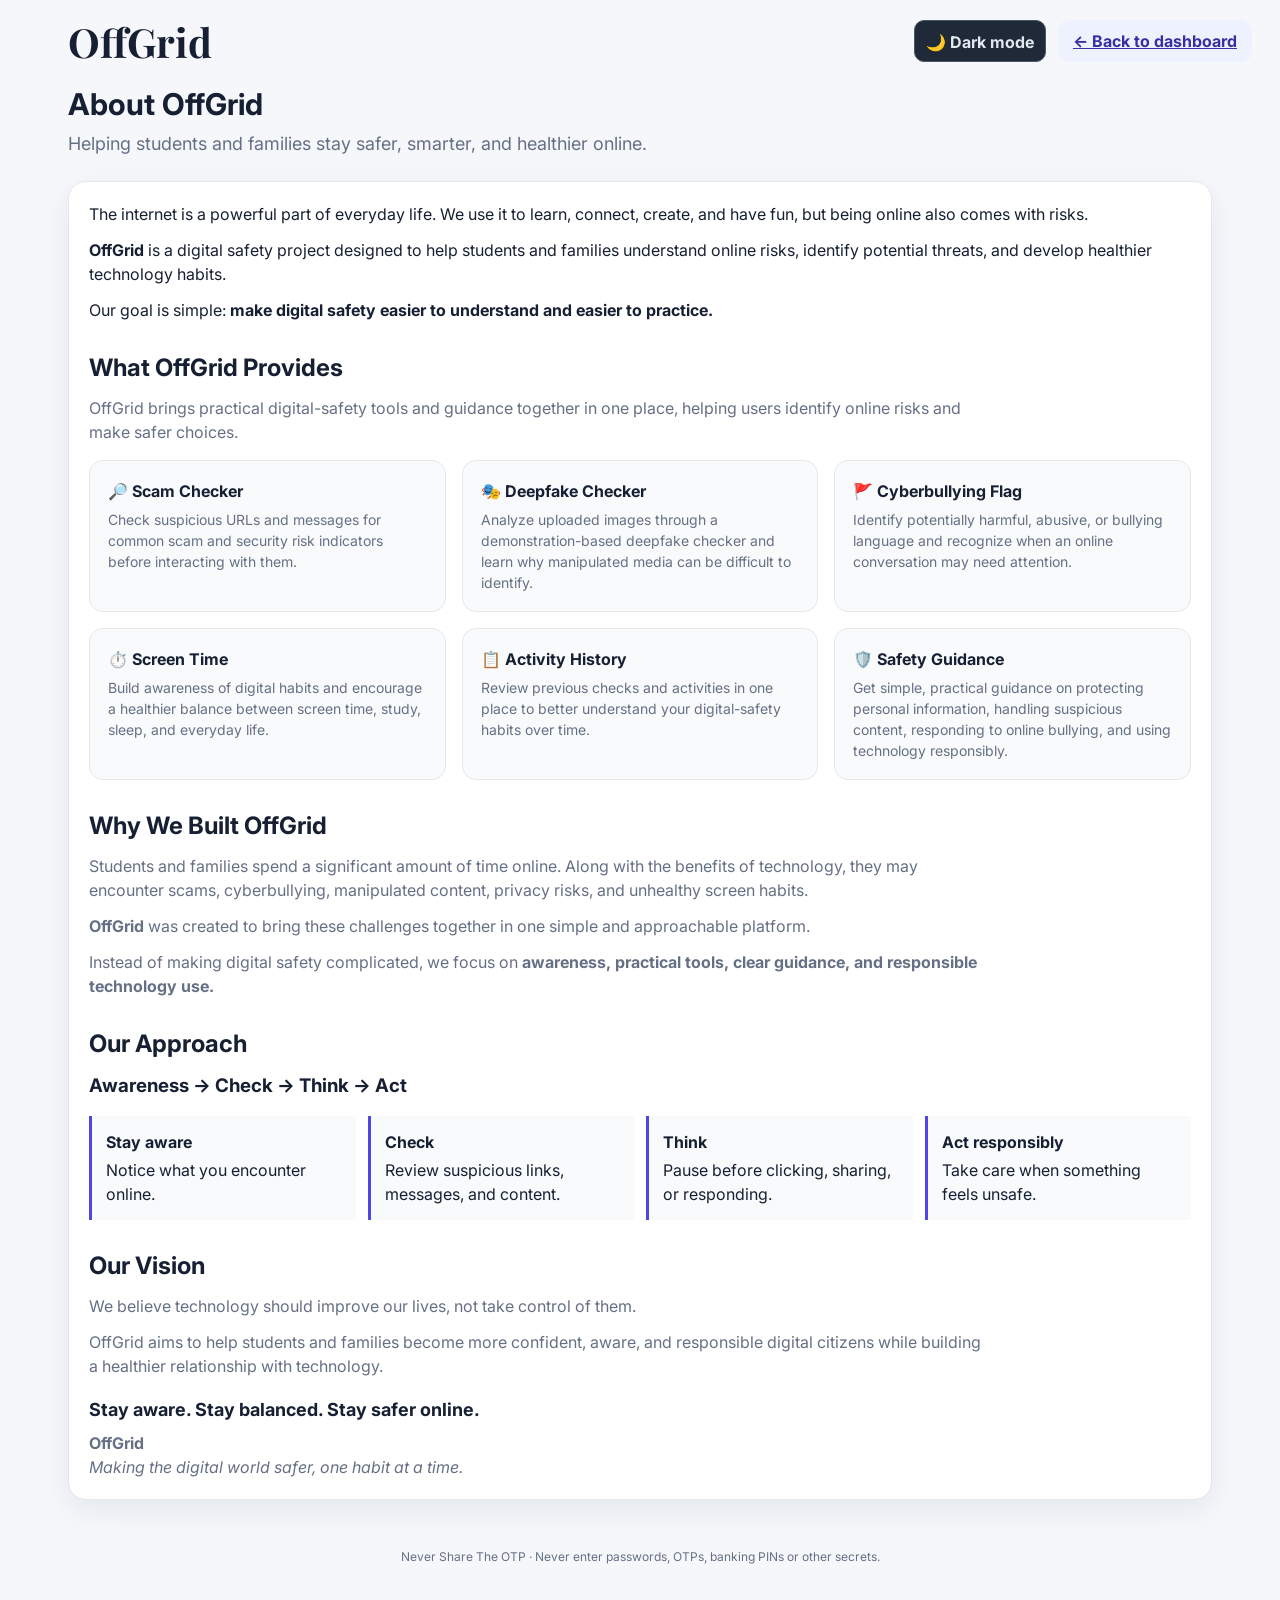
<file: aboutus.html>
<!DOCTYPE html>
<html lang="en">
<head>
<meta charset="UTF-8">
<meta name="viewport" content="width=device-width, initial-scale=1.0">
<meta name="description" content="Learn about OffGrid and its digital safety mission.">
<title>About Us | OffGrid</title>
<link rel="preconnect" href="https://fonts.googleapis.com">
<link rel="preconnect" href="https://fonts.gstatic.com" crossorigin>
<link href="https://fonts.googleapis.com/css2?family=Inter:wght@400;500;600;700;800&family=Playfair+Display:wght@600;700;800&display=swap" rel="stylesheet">
<link rel="stylesheet" href="main.css">
</head>
<body>
<main class="main standalone-main">
  <div class="top-controls about-top-controls">
    <button class="theme-toggle" id="aboutThemeToggle" type="button" aria-label="Switch to dark mode">🌙 Dark mode</button>
    <a class="btn btn-secondary about-back" href="main.html">← Back to dashboard</a>
  </div>
  <section class="about-page">
    <div class="header"><div><div class="brand standalone-brand">OffGrid</div><h1>About OffGrid</h1><p class="about-intro">Helping students and families stay safer, smarter, and healthier online.</p></div></div>
    <div class="card">
      <p>The internet is a powerful part of everyday life. We use it to learn, connect, create, and have fun, but being online also comes with risks.</p>
      <p style="margin-top:12px"><strong>OffGrid</strong> is a digital safety project designed to help students and families understand online risks, identify potential threats, and develop healthier technology habits.</p>
      <p style="margin-top:12px">Our goal is simple: <strong>make digital safety easier to understand and easier to practice.</strong></p>

      <section class="about-section">
        <h2>What OffGrid Provides</h2>
        <p>OffGrid brings practical digital-safety tools and guidance together in one place, helping users identify online risks and make safer choices.</p>
        <div class="about-tools">
          <article class="about-tool"><h3>🔎 Scam Checker</h3><p>Check suspicious URLs and messages for common scam and security risk indicators before interacting with them.</p></article>
          <article class="about-tool"><h3>🎭 Deepfake Checker</h3><p>Analyze uploaded images through a demonstration-based deepfake checker and learn why manipulated media can be difficult to identify.</p></article>
          <article class="about-tool"><h3>🚩 Cyberbullying Flag</h3><p>Identify potentially harmful, abusive, or bullying language and recognize when an online conversation may need attention.</p></article>
          <article class="about-tool"><h3>⏱️ Screen Time</h3><p>Build awareness of digital habits and encourage a healthier balance between screen time, study, sleep, and everyday life.</p></article>
          <article class="about-tool"><h3>📋 Activity History</h3><p>Review previous checks and activities in one place to better understand your digital-safety habits over time.</p></article>
          <article class="about-tool"><h3>🛡️ Safety Guidance</h3><p>Get simple, practical guidance on protecting personal information, handling suspicious content, responding to online bullying, and using technology responsibly.</p></article>
        </div>
      </section>

      <section class="about-section">
        <h2>Why We Built OffGrid</h2>
        <p>Students and families spend a significant amount of time online. Along with the benefits of technology, they may encounter scams, cyberbullying, manipulated content, privacy risks, and unhealthy screen habits.</p>
        <p style="margin-top:12px"><strong>OffGrid</strong> was created to bring these challenges together in one simple and approachable platform.</p>
        <p style="margin-top:12px">Instead of making digital safety complicated, we focus on <strong>awareness, practical tools, clear guidance, and responsible technology use.</strong></p>
      </section>

      <section class="about-section">
        <h2>Our Approach</h2>
        <h3>Awareness → Check → Think → Act</h3>
        <div class="about-steps">
          <div class="about-step"><b>Stay aware</b><span>Notice what you encounter online.</span></div>
          <div class="about-step"><b>Check</b><span>Review suspicious links, messages, and content.</span></div>
          <div class="about-step"><b>Think</b><span>Pause before clicking, sharing, or responding.</span></div>
          <div class="about-step"><b>Act responsibly</b><span>Take care when something feels unsafe.</span></div>
        </div>
      </section>

      <section class="about-section">
        <h2>Our Vision</h2>
        <p>We believe technology should improve our lives, not take control of them.</p>
        <p style="margin-top:12px">OffGrid aims to help students and families become more confident, aware, and responsible digital citizens while building a healthier relationship with technology.</p>
        <p class="about-closing">Stay aware. Stay balanced. Stay safer online.</p>
        <p style="margin-top:8px"><strong>OffGrid</strong><br><em>Making the digital world safer, one habit at a time.</em></p>
      </section>
    </div>
  </section>
  <footer>Never Share The OTP · Never enter passwords, OTPs, banking PINs or other secrets.</footer>
</main>
<script>
"use strict";

const themeToggle = document.getElementById("aboutThemeToggle");
function setTheme(theme){
  const isDark = theme === "dark";
  document.documentElement.dataset.theme = isDark ? "dark" : "light";
  try{localStorage.setItem("sbo_theme_v1", isDark ? "dark" : "light")}catch{}
  themeToggle.textContent = isDark ? "☀️ Light mode" : "🌙 Dark mode";
  themeToggle.setAttribute("aria-label", isDark ? "Switch to light mode" : "Switch to dark mode");
}

let savedTheme = "light";
try{savedTheme = localStorage.getItem("sbo_theme_v1") || "light"}catch{}
setTheme(savedTheme === "dark" ? "dark" : "light");
themeToggle.addEventListener("click",()=>setTheme(document.documentElement.dataset.theme === "dark" ? "light" : "dark"));
</script>
</body>
</html>
</file>
<file: main.css>
:root{
  --bg:#f5f7fb;--card:#fff;--text:#172033;--muted:#667085;--line:#e5e7eb;
  --primary:#4f46e5;--primary2:#6366f1;--success:#15803d;--warning:#b45309;
    --danger:#dc2626;--info:#0369a1;--input:#fff;--soft:#f8fafc;--soft-accent:#eef2ff;
    --shadow:0 10px 30px rgba(16,24,40,.07);
  --radius:18px;
}
  [data-theme="dark"]{
    --bg:#1f2937;--card:#1f2937;--text:#e5e7eb;--muted:#aab4c5;--line:#374151;
    --input:#172033;--soft:#172033;--soft-accent:#28345f;--shadow:0 10px 30px rgba(0,0,0,.25);
  }
*{box-sizing:border-box;margin:0;padding:0}
html{scroll-behavior:smooth}
body{font-family:Inter,system-ui,sans-serif;background:var(--bg);color:var(--text);line-height:1.5}
button,input,textarea,select{font:inherit}
button{cursor:pointer}
.app{min-height:100vh;display:flex}
.sidebar{width:245px;background:#111827;color:#fff;padding:22px 14px;position:fixed;inset:0 auto 0 0;z-index:20;display:flex;flex-direction:column}
.brand{font-family:"Playfair Display",serif;font-size:28px;font-weight:700;padding:4px 12px 24px;letter-spacing:0}
.brand span{color:#a5b4fc}
.nav{display:grid;gap:6px}
.nav button{border:0;background:transparent;color:#cbd5e1;text-align:left;padding:12px 13px;border-radius:12px;font-weight:600}
.nav button:hover,.nav button.active{background:#1f2937;color:#fff}
.profile-menu{position:relative;margin-top:auto;margin-bottom:18px}
.profile-trigger{width:100%;display:flex;align-items:center;gap:10px;border:1px solid #374151;background:#1f2937;color:#fff;padding:10px;border-radius:14px;text-align:left}
.profile-trigger:hover,.profile-trigger[aria-expanded="true"]{background:#263449;border-color:#4b5563}
.profile-avatar{width:34px;height:34px;display:grid;place-items:center;flex:0 0 34px;border-radius:50%;background:#a5b4fc;color:#1e1b4b;font-size:12px;font-weight:800}
.profile-summary{min-width:0;display:grid;gap:1px;flex:1}
.profile-summary strong,.profile-summary small{overflow:hidden;text-overflow:ellipsis;white-space:nowrap}
.profile-summary strong{font-size:13px}.profile-summary small{color:#94a3b8;font-size:11px}
.profile-chevron{color:#94a3b8;font-size:18px;line-height:1;transform:translateY(-2px)}
.profile-dropdown{position:absolute;left:0;right:0;bottom:calc(100% + 8px);padding:8px;background:#1f2937;border:1px solid #374151;border-radius:13px;box-shadow:0 14px 30px rgba(0,0,0,.28)}
.profile-dropdown-heading{padding:5px 9px 7px;color:#94a3b8;font-size:11px;font-weight:800;text-transform:uppercase;letter-spacing:.08em}
.profile-action{width:100%;border:0;background:transparent;color:#fecaca;text-align:left;padding:9px;border-radius:9px;font-weight:700}
.profile-action:hover{background:#3a2228;color:#fee2e2}
.sidebar-note{margin-top:auto;background:#1f2937;border:1px solid #374151;padding:14px;border-radius:14px;color:#cbd5e1;font-size:12px}
.theme-toggle{border:1px solid #475569;background:#1f2937;color:#e2e8f0;padding:9px 11px;border-radius:10px;font-weight:700}
.sidebar>.theme-toggle{position:fixed;top:20px;right:28px;z-index:30}
.about-toggle{position:fixed;top:20px;right:178px;z-index:30;border:1px solid #475569;background:#1f2937;color:#e2e8f0;padding:9px 13px;border-radius:10px;font-weight:700;text-decoration:none}
.about-toggle:hover{background:#334155}
.theme-toggle:hover{background:#1f2937}
.main{margin-left:245px;width:calc(100% - 245px);padding:28px;min-width:0}
.standalone-main{margin-left:0;width:100%;max-width:1200px;margin-right:auto;margin-left:auto;padding-top:12px}
.about-toolbar{display:flex;justify-content:flex-end;align-items:center;gap:12px;margin-top:20px;margin-bottom:8px;white-space:nowrap}
.about-toolbar .theme-toggle,.about-toolbar .btn{margin:0;line-height:1.5}
.top-controls{position:fixed;top:20px;right:28px;z-index:30;display:flex;align-items:center;gap:12px}
.top-controls .about-toggle,.top-controls .theme-toggle{position:static;margin:0;height:42px;white-space:nowrap}
.top-controls .about-toggle{order:1}
.top-controls .theme-toggle{order:2}
.about-top-controls .about-back{order:3;height:42px;display:inline-flex;align-items:center;white-space:nowrap}
.standalone-brand{font-size:40px;padding:0 0 10px}
.mobile-bar{display:none}
/* Smooth page transition */
.page{display:none;max-width:1200px;margin:auto}
.page.active{display:block;animation:pageFade .45s ease both}
@keyframes pageFade{
  from{opacity:0;transform:translateY(14px)}
  to{opacity:1;transform:translateY(0)}
}
/* Smooth cards and interactive elements */
.card,.feature,.stat,.history-item,.dropzone,.result{
  transition:transform .25s ease,box-shadow .25s ease,border-color .25s ease,opacity .25s ease;
}
.card:hover{transform:translateY(-2px);box-shadow:0 14px 36px rgba(16,24,40,.10)}
.feature:hover{transform:translateY(-5px);box-shadow:0 16px 38px rgba(16,24,40,.12)}
.nav button,.nav-mobile button,.btn,.mobile-menu{
  transition:background .2s ease,color .2s ease,transform .2s ease,box-shadow .2s ease;
}
.btn:hover{transform:translateY(-2px)}
.btn:active{transform:translateY(0) scale(.98)}

.header{display:flex;justify-content:space-between;align-items:flex-start;gap:20px;margin-bottom:24px}
.main.html-header{padding-top:18px}
.eyebrow{text-transform:uppercase;letter-spacing:.12em;color:var(--primary);font-size:11px;font-weight:800}
h1{font-size:30px;line-height:1.15;margin:5px 0 8px}
.typewriter{min-height:2.3em}
.typewriter::after{content:"|";color:var(--primary);animation:caretBlink .8s steps(1) infinite}
@keyframes caretBlink{50%{opacity:0}}
h2{font-size:20px;margin-bottom:8px}
.subtitle{color:var(--muted);max-width:none;white-space:nowrap;overflow-x:auto;scrollbar-width:none}
.subtitle::-webkit-scrollbar{display:none}
.scam-subtitle{white-space:normal;overflow:visible;max-width:none;width:100%;overflow-wrap:anywhere}
.card{background:var(--card);border:1px solid var(--line);border-radius:var(--radius);box-shadow:var(--shadow);padding:20px}
.grid{display:grid;gap:18px}
.stats{grid-template-columns:repeat(4,1fr);margin-bottom:20px}
.stat{padding:18px}.stat-label{font-size:13px;color:var(--muted);font-weight:600}.stat-value{font-size:30px;font-weight:800;margin:4px 0}.stat small{color:var(--muted)}
.feature-grid{grid-template-columns:repeat(4,1fr)}
.feature{padding:20px;min-height:185px;display:flex;flex-direction:column}
.icon{width:42px;height:42px;display:grid;place-items:center;border-radius:12px;background:#eef2ff;font-size:21px;margin-bottom:14px}
.icon{width:42px;height:42px;display:grid;place-items:center;border-radius:12px;background:var(--soft-accent);font-size:21px;margin-bottom:14px}
.feature p{color:var(--muted);font-size:13px;flex:1}
.feature .btn{margin-top:36px}
.btn{border:0;border-radius:12px;padding:11px 15px;font-weight:700;transition:.18s}
.btn:hover{transform:translateY(-1px)}
.btn-primary{background:var(--primary);color:#fff}.btn-secondary{background:#eef2ff;color:#3730a3}
.btn-primary{background:var(--primary);color:#fff}.btn-secondary{background:var(--soft-accent);color:#3730a3}
[data-theme="dark"] .btn-secondary{background:#33458a;color:#eef2ff}
.btn-danger{background:#fee2e2;color:#991b1b}.btn-ghost{background:transparent;color:var(--muted)}
.btn:disabled{opacity:.55;cursor:not-allowed;transform:none}
.form-grid{display:grid;grid-template-columns:1fr 1fr;gap:18px}
.field{display:grid;gap:7px}.field.full{grid-column:1/-1}
label{font-size:13px;font-weight:700}
input,textarea,select{width:100%;border:1px solid #d1d5db;border-radius:12px;padding:12px;background:#fff;color:var(--text);outline:none}
input,textarea,select{width:100%;border:1px solid var(--line);border-radius:12px;padding:12px;background:var(--input);color:var(--text);outline:none}
input:focus,textarea:focus,select:focus{border-color:var(--primary);box-shadow:0 0 0 3px #e0e7ff}
textarea{min-height:125px;resize:vertical}
.actions{display:flex;gap:10px;flex-wrap:wrap;margin-top:5px}
.result{margin-top:18px;border-radius:15px;padding:16px;border:1px solid var(--line);background:#f8fafc}
.result{margin-top:18px;border-radius:15px;padding:16px;border:1px solid var(--line);background:var(--soft)}
.result.safe{border-color:#bbf7d0;background:#f0fdf4}.result.warn{border-color:#fde68a;background:#fffbeb}.result.danger{border-color:#fecaca;background:#fef2f2}.result.info{border-color:#bae6fd;background:#f0f9ff}
[data-theme="dark"] .result{background:#172033;color:var(--text)}
[data-theme="dark"] .result.safe{border-color:#166534;background:#132d24}
[data-theme="dark"] .result.warn{border-color:#a16207;background:#302713}
[data-theme="dark"] .result.danger{border-color:#991b1b;background:#32191e}
[data-theme="dark"] .result.info{border-color:#0369a1;background:#10283a}
.result-title{font-weight:800;margin-bottom:5px}.result p{color:var(--muted);font-size:14px}
.chips{display:flex;gap:7px;flex-wrap:wrap;margin-top:10px}.chip{padding:5px 9px;border-radius:999px;background:#eef2ff;color:#3730a3;font-size:12px;font-weight:700}
.progress{height:10px;background:#e5e7eb;border-radius:999px;overflow:hidden;margin:12px 0}
.progress-bar{height:100%;width:0%;transition:width .5s}
.preview{display:none;margin-top:12px;max-height:300px;width:100%;object-fit:contain;border-radius:14px;border:1px solid var(--line);background:#f8fafc}
.preview{display:none;margin-top:12px;max-height:300px;width:100%;object-fit:contain;border-radius:14px;border:1px solid var(--line);background:var(--soft)}
.dropzone{border:2px dashed #cbd5e1;padding:28px;text-align:center;border-radius:15px;background:var(--soft);transition:.2s}
.dropzone.drag{border-color:var(--primary);background:#eef2ff}
.dropzone strong{display:block;margin-bottom:5px}.dropzone span{color:var(--muted);font-size:13px}
.meter{height:14px;background:#e5e7eb;border-radius:999px;overflow:hidden;margin:12px 0}.meter i{display:block;height:100%;width:0;transition:.5s}
.meter.safe i{background:#22c55e}.meter.warn i{background:#f59e0b}.meter.danger i{background:#ef4444}
.deepfake-note{font-size:13px;color:var(--muted);line-height:1.55}
.feedback{display:flex;align-items:center;gap:10px;flex-wrap:wrap;margin-top:16px;color:var(--muted);font-size:13px}
[data-theme="dark"] .meter{background:#374151}
[data-theme="dark"] .deepfake-note{color:#cbd5e1}
[data-theme="dark"] .result .chip{background:#334155;color:#e0e7ff}
.highlight{padding:10px;border-radius:10px;background:#fff;border:1px solid var(--line);margin-top:10px}
[data-theme="dark"] input,[data-theme="dark"] textarea,[data-theme="dark"] select,[data-theme="dark"] .history-item,[data-theme="dark"] .highlight{background:#111b2d;color:var(--text)}
.highlight{padding:10px;border-radius:10px;background:var(--card);border:1px solid var(--line);margin-top:10px}
.history-item{display:flex;justify-content:space-between;gap:15px;padding:13px;border:1px solid var(--line);border-radius:12px;background:var(--card)}.history-item b{font-size:13px}.history-item span{font-size:12px;color:var(--muted)}
.mark{background:#fecaca;color:#991b1b;border-radius:4px;padding:1px 3px}
.chart-wrap{height:300px;position:relative;margin-top:14px}.chart{width:100%;height:100%;display:block}
.chart-legend{display:flex;justify-content:space-between;color:var(--muted);font-size:12px;margin-top:4px}
.recent{margin-top:20px}.history-list{display:grid;gap:10px;margin-top:12px}.history-item{display:flex;justify-content:space-between;gap:15px;padding:13px;border:1px solid var(--line);border-radius:12px;background:#fff}.history-item b{font-size:13px}.history-item span{font-size:12px;color:var(--muted)}
.toolbar{display:flex;gap:10px;align-items:center;flex-wrap:wrap}.toolbar .spacer{flex:1}
.about-page{padding-bottom:20px}.about-intro{font-size:18px;color:var(--muted);max-width:850px}.about-section{margin-top:28px}.about-section h2{font-size:24px;margin-bottom:10px}.about-section p{color:var(--muted);max-width:900px}.about-tools{display:grid;grid-template-columns:repeat(3,1fr);gap:16px;margin-top:16px}.about-tool{padding:18px;background:var(--soft);border:1px solid var(--line);border-radius:14px}.about-tool h3{font-size:16px;margin-bottom:6px}.about-tool p{font-size:14px}.about-steps{display:grid;grid-template-columns:repeat(4,1fr);gap:12px;margin-top:16px}.about-step{padding:14px;border-left:3px solid var(--primary);background:var(--soft)}.about-step b{display:block;margin-bottom:4px}.about-closing{font-size:18px;font-weight:700;color:var(--text)!important;margin-top:18px}
.empty{padding:30px;text-align:center;color:var(--muted)}
.toast{position:fixed;right:20px;bottom:20px;background:#111827;color:#fff;padding:12px 15px;border-radius:12px;box-shadow:var(--shadow);opacity:0;transform:translateY(10px);pointer-events:none;transition:.25s;z-index:50;font-size:13px}.toast.show{opacity:1;transform:none}
footer{text-align:center;color:var(--muted);font-size:12px;margin:28px 0 8px}
@media(max-width:1000px){.stats,.feature-grid{grid-template-columns:repeat(2,1fr)}}
@media(max-width:760px){
 .sidebar{display:none}.sidebar>.theme-toggle,.about-toggle{display:none}.top-controls{display:none}.main{margin:0;width:100%;padding:15px 15px 78px}.mobile-bar{display:flex;position:sticky;top:0;z-index:15;background:rgba(245,247,251,.94);backdrop-filter:blur(10px);padding:4px 0 13px;justify-content:space-between;align-items:center}.mobile-title{font-family:"Playfair Display",serif;font-size:24px;font-weight:700}.mobile-menu{border:0;background:#fff;padding:9px 11px;border-radius:10px;box-shadow:0 2px 10px rgba(0,0,0,.07)}
 .nav-mobile{display:none;position:absolute;left:0;right:0;top:50px;background:var(--card);border:1px solid var(--line);border-radius:14px;padding:8px;box-shadow:var(--shadow)}.nav-mobile.open{display:grid}.nav-mobile button,.nav-mobile .about-link{border:0;background:transparent;color:var(--text);text-align:left;padding:11px;border-radius:9px;font-weight:600;text-decoration:none}.nav-mobile button.active{background:var(--soft-accent);color:#3730a3}
 .header{margin-top:12px}.header h1{font-size:25px}.stats,.feature-grid,.form-grid{grid-template-columns:1fr}.field.full{grid-column:auto}.card{padding:16px}.chart-wrap{height:250px}
 .about-tools,.about-steps{grid-template-columns:1fr}.about-intro{font-size:16px}.about-section h2{font-size:21px}
}
@media(prefers-reduced-motion:reduce){
  *,*::before,*::after{scroll-behavior:auto!important;transition:none!important;animation:none!important}
  .typewriter::after{display:none}
}
</file>
